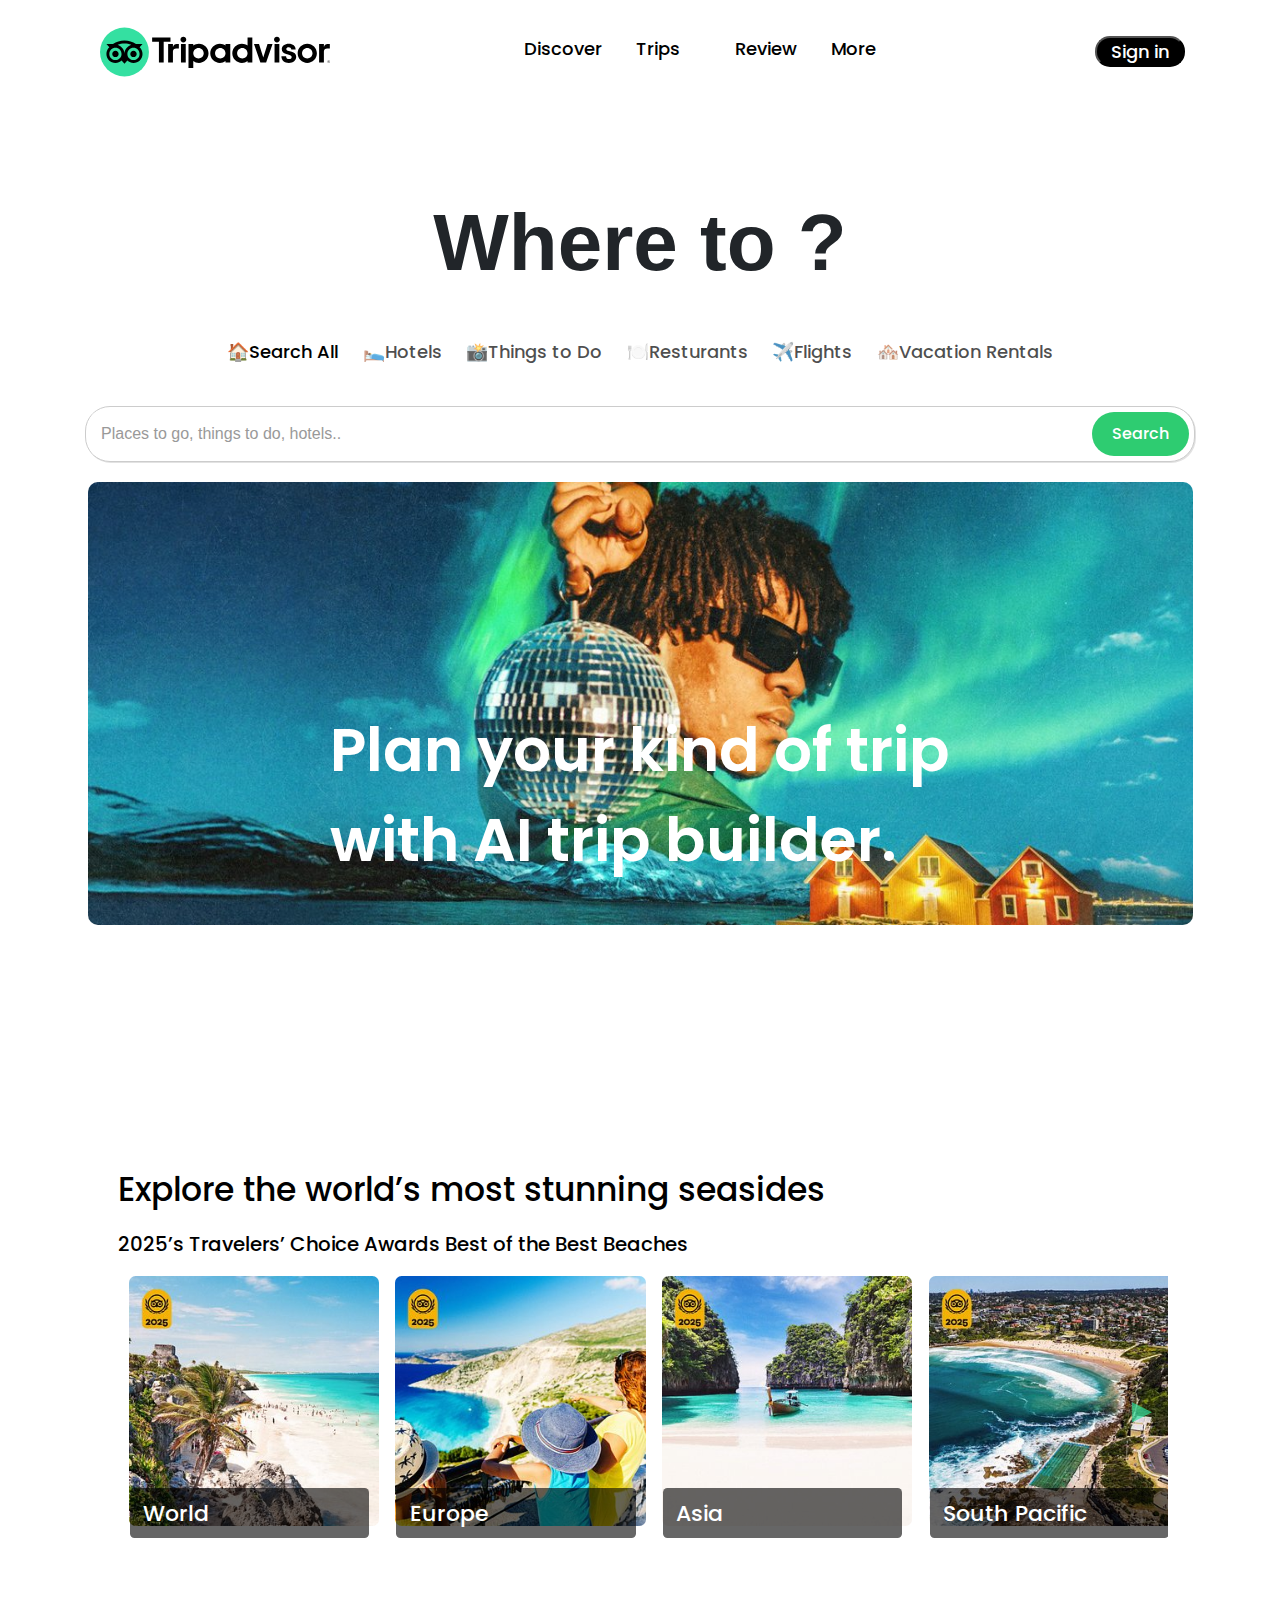
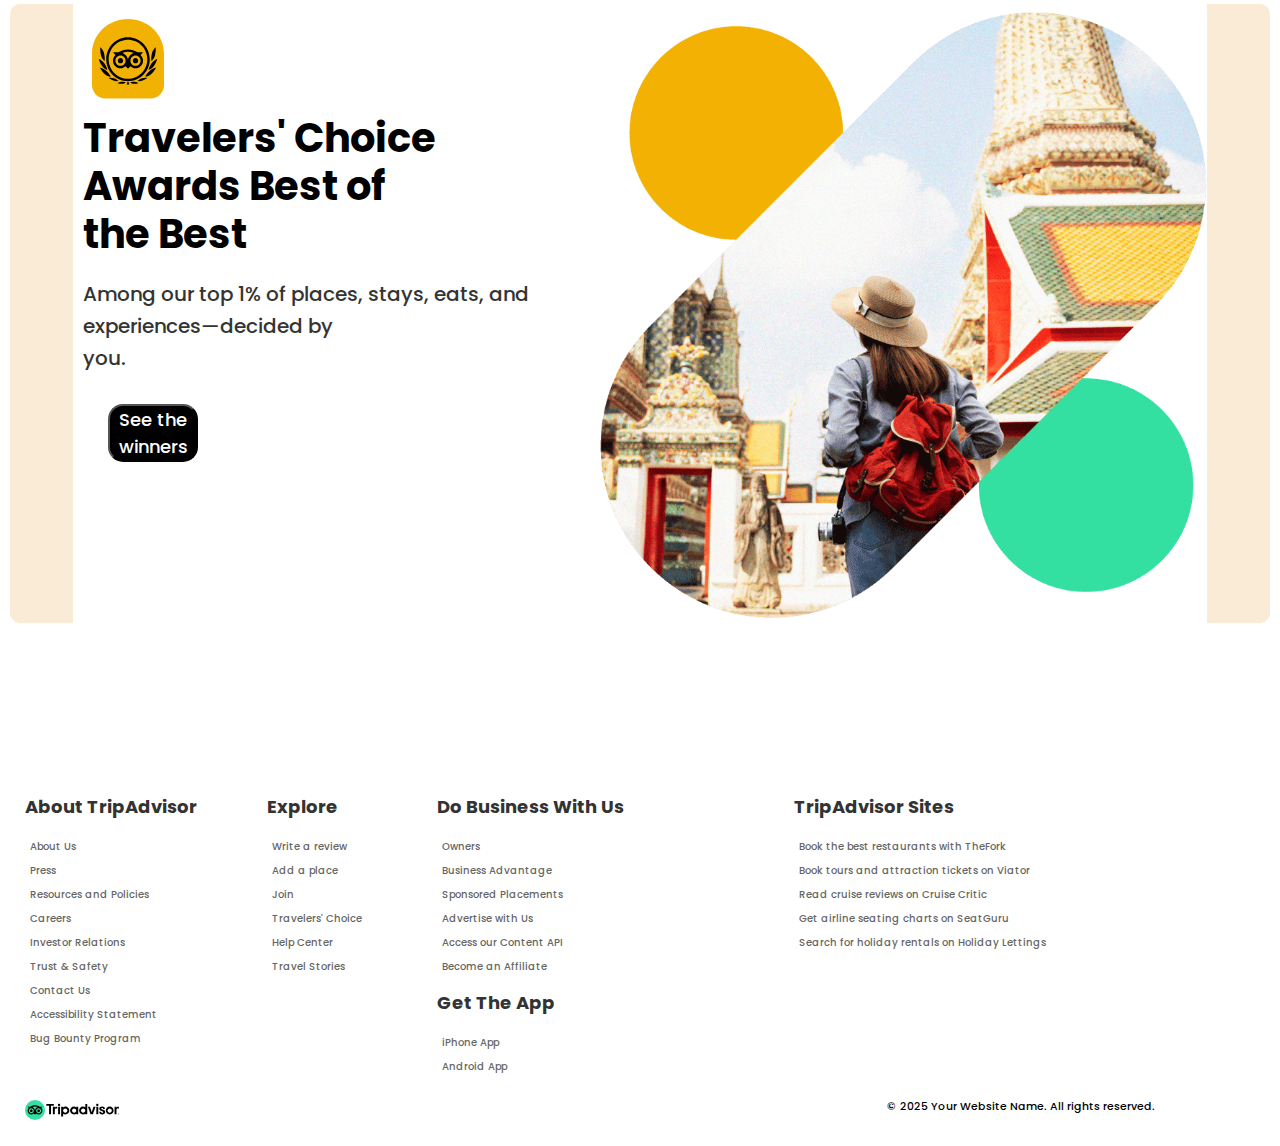
<file: index.html>
<!doctype html>
<html lang="en">
  <head>
   
    <meta charset="utf-8">
    <meta name="viewport" content="width=device-width, initial-scale=1, shrink-to-fit=no">
    <link rel="stylesheet" href="https://cdn.jsdelivr.net/npm/bootstrap@4.3.1/dist/css/bootstrap.min.css" integrity="sha384-ggOyR0iXCbMQv3Xipma34MD+dH/1fQ784/j6cY/iJTQUOhcWr7x9JvoRxT2MZw1T" crossorigin="anonymous">
    <link rel="stylesheet" href="styles.css">
    <title>TripAdvisor</title>
    <link rel="icon" href="images/title.svg" type="image/x-icon">
  </head>
  <body>
    <header>
        <a href="index.html"><img src="images/logo.svg" alt="Logo" class="image_logo"></a>
        <nav>
            <ul class="nav__links">
                <li><a href=""><button class="button-list">Discover</button></a></li>
                <li><a href=""><button class="button-list">Trips</button</a></li>
                <li><a href=""><button class="button-list">Review</button></a></li>
                <li><a href=""><button class="button-list">More</button></a></li>
            </ul>
        </nav>
        <a href="#order"><button class="button-sign">Sign in</button></a>
    </header>

    <div class="navbar">
        <img src="images/logo.svg" alt="Logo" class="image_logo">
        <div class="nav-bar-container">
            <input type="text" id="searchInput" class="nav-search" placeholder="   Search ..">
        </div>
        <nav>            
            <ul class="nav__links">
                <li><a href=""><button class="button-list">Discover</button></a></li>
                <li><a href=""><button class="button-list">Trips</button</a></li>
                <li><a href=""><button class="button-list">Review</button></a></li>
                <li><a href=""><button class="button-list">More</button></a></li>
            </ul>
        </nav>
        <a href="#"><button class="button-sign">Sign in</button></a>

        <nav>            
            <ul class="nav__links">
                <li><a class= "underline" href="">Hotels</a></li>
                <li><a class= "underline" href="thingstodo.html">Things to Do</button</a></li>
                <li><a class= "underline" href="restaurants.html">Restaurants</button></a></li>
                <li><a class= "underline" href="">Flights</button></a></li>
                <li><a class= "underline" href="">Cruises</button></a></li>
                <li><a class= "underline" href="">Rental Cars</button></a></li>
                <li><a class= "underline" href="">Forums</button></a></li>
            </ul>
        </nav>
    </div>
    

    <div class="container" style="padding-top: 70px;">
        <div class="row">
            <div class="main-div">
                <div class="main-text" id="message"></div>
            </div>            
        </div>
        <div class="row">
            <nav class="main-div">
                <ul class="nav__links">
                    <li><a class= "underline active" id="1" href="">🏠Search All</a></li>
                    <li><a class= "underline"  id="2" href="#">🛌Hotels</a></li>
                    <li><a class= "underline"  id="3" href="#">📸Things to Do</a></li>
                    <li><a class= "underline" id="4" href="#">🍽️Resturants</a></li>
                    <li><a class= "underline" id="5" href="#">✈️Flights</a></li>
                    <li><a class= "underline" id="6" href="#">🏘️Vacation Rentals</a></li>
                </ul>
            </nav>
        </div>

        <div class="row">
            <div class="container">
                <div class="search-bar-container">
                <input type="text" id="searchBar" class="search-input" placeholder="Places to go, things to do, hotels..">
                <button class="search-button">Search</button>
                </div>
            </div>
        </div>
          

        
    </div>
    <div class="row">
        <img class="mySlides" src="images/banner1.jpg" alt="banner1">
        <img class="mySlides" src="images/banner2.jpg" alt="banner2">
        <img class="mySlides" src="images/banner3.jpg" alt="banner3">

        <div class="overlay-text">
            Plan your kind of trip <br>with AI trip builder. <br>
           
        </div>

    </div>


    <div class="container" style="zoom: 110%;">
        <div class="slider-container">
            <p>Explore the world’s most stunning seasides</p>
            <h1>2025’s Travelers’ Choice Awards Best of the Best Beaches</h1>
            <div class="slider-wrapper" id="sliderWrapper">
                <div class="slide">
                    <img src="images/world.jpg" alt="World">
                    <div class="slide-text">World</div>
                </div>
                <div class="slide">
                    <img src="images/europe.jpg" alt="Europe">
                    <div class="slide-text">Europe</div>
                </div>
                <div class="slide">
                    <img src="images/asia.jpg" alt="Asia">
                    <div class="slide-text">Asia</div>
                </div>
                <div class="slide">
                    <img src="images/southpacifoc.jpg" alt="South Pacific">
                    <div class="slide-text">South Pacific</div>
                </div>
                <div class="slide">
                    <img src="images/caribbean.jpg" alt="Another World">
                    <div class="slide-text">Carribean</div>
                </div>
                
            </div>
            <div class="navigation">
    
                <button class="nav-button prev" onclick="moveSlider(-1)">&#9664;</button>
                <button class="nav-button next" onclick="moveSlider(1)">&#9654;</button>
            </div>
        </div>
    </div>

<div style="background-color: antiquewhite; border-radius: 10px;">
    <div class="banner" >
        <div class="left-content">
            <div class="logo-badge">
                <img src="images/badge.svg" alt="TripAdvisor Logo Badge">
            </div>
            <h1 class="title">Travelers' Choice <br> Awards Best of<br>the Best</h1>
            <p class="description">Among our top 1% of places, stays, eats, and experiences—decided by<br>you.</p>
            <button class="button-sign">See the winners</button>
        </div>
        <div class="right-image">
            <img src="images/tc_cards_2025.png" alt="Travel Scene">
        </div>
    </div>
</div>
    



    <footer class="footer">
        <div class="footer-links">
            <div>
                <strong>About TripAdvisor</strong>
                <ul>
                    <li><a href="#">About Us</a></li>
                    <li><a href="#">Press</a></li>
                    <li><a href="#">Resources and Policies</a></li>
                    <li><a href="#">Careers</a></li>
                    <li><a href="#">Investor Relations</a></li>
                    <li><a href="#">Trust & Safety</a></li>
                    <li><a href="#">Contact Us</a></li>
                    <li><a href="#">Accessibility Statement</a></li>
                    <li><a href="#">Bug Bounty Program</a></li>
                </ul>
            </div>
            <div>
                <strong>Explore</strong>
                <ul>
                    <li><a href="#">Write a review</a></li>
                    <li><a href="#">Add a place</a></li>
                    <li><a href="#">Join</a></li>
                    <li><a href="#">Travelers' Choice</a></li>
                    <li><a href="#">Help Center</a></li>
                    <li><a href="#">Travel Stories</a></li>
                </ul>
            </div>
            <div>
                <strong>Do Business With Us</strong>
                <ul>
                    <li><a href="#">Owners</a></li>
                    <li><a href="#">Business Advantage</a></li>
                    <li><a href="#">Sponsored Placements</a></li>
                    <li><a href="#">Advertise with Us</a></li>
                    <li><a href="#">Access our Content API</a></li>
                    <li><a href="#">Become an Affiliate</a></li>
                </ul>
                <strong style="margin-top: 20px;">Get The App</strong>
                <ul>
                    <li><a href="#">iPhone App</a></li>
                    <li><a href="#">Android App</a></li>
                </ul>
            </div>
            <div style="padding-left: 100px;">
                <strong>TripAdvisor Sites</strong>
                <ul>
                    <li><a href="#">Book the best restaurants with TheFork</a></li>
                    <li><a href="#">Book tours and attraction tickets on Viator</a></li>
                    <li><a href="#">Read cruise reviews on Cruise Critic</a></li>
                    <li><a href="#">Get airline seating charts on SeatGuru</a></li>
                    <li><a href="#">Search for holiday rentals on Holiday Lettings</a></li>
                </ul>
            </div>
        </div>
        <div class="footer-bottom">
            <div class="footer-bottom-left">
                <img src="images/logo.svg" alt="logo">
            </div>
            <p class="copyright">&copy; 2025 Your Website Name. All rights reserved.</p>
        </div>
    </footer>


        

    <script src="logic.js"></script>
    <script src="https://code.jquery.com/jquery-3.3.1.slim.min.js" integrity="sha384-q8i/X+965DzO0rT7abK41JStQIAqVgRVzpbzo5smXKp4YfRvH+8abtTE1Pi6jizo" crossorigin="anonymous"></script>
    <script src="https://cdn.jsdelivr.net/npm/popper.js@1.14.7/dist/umd/popper.min.js" integrity="sha384-UO2eT0CpHqdSJQ6hJty5KVphtPhzWj9WO1clHTMGa3JDZwrnQq4sF86dIHNDz0W1" crossorigin="anonymous"></script>
    <script src="https://cdn.jsdelivr.net/npm/bootstrap@4.3.1/dist/js/bootstrap.min.js" integrity="sha384-JjSmVgyd0p3pXB1rRibZUAYoIIy6OrQ6VrjIEaFf/nJGzIxFDsf4x0xIM+B07jRM" crossorigin="anonymous"></script>
  </body>
</html>
</file>
<file: styles.css>
@import url('https://fonts.googleapis.com/css2?family=Poppins:ital,wght@0,100;0,200;0,300;0,400;0,500;0,600;0,700;0,800;0,900;1,100;1,200;1,300;1,400;1,500;1,600;1,700;1,800;1,900&display=swap');

*{
    box-sizing: border-box;
    margin: 5px;
    padding: 0;
    background-color: 	#ffffff;
    scroll-behavior: smooth;
    
}

li, a, button, h1 {
    font-family: 'Poppins', sans-serif;
    font-weight: 500;
    font-size: 18px;
    color: #000000;
    text-decoration: none;
}
p{
    font-family: 'Poppins', sans-serif;
    font-weight: 500;
    font-size: 30px;
    color: black;
    text-decoration: none;
}

header{
    display: flex;
    justify-content:space-between;
    align-items: center;
    padding-left: 80px;
    padding-right: 80px;
}

.navbar{
    display: flex;
    justify-content:space-between;
    align-items: center;
    padding-left: 80px;
    padding-right: 80px;
    position: fixed; /* Make it sticky */
    top: -400px; /* Initially hidden above the viewport */
    left: 0;
    width: 100%;
    z-index: 1000;
    transition: top 0.3s ease-in-out; /* Smooth transition */

}

.navbar.show {
    top: 0; /* Show the navbar */
}

.nav-search {
    border: none;
    font-size: 18px;
    outline: none; 
  }

  .nav-bar-container {
    display: flex; 
    border: 1px solid #d2d2d2;
    border-radius: 25px; 
    overflow: hidden; 
    box-shadow: 1px 1px #e2e2e2;
    width:auto;
    
  }

.nav__links li{
    display: inline-block;
    padding-top: 10px;
}

.nav__links li{
    list-style: none;;
}

.nav__links li a {
    transition: all, 0.3s, ease, 0s;
}

.nav__links li a:hover{
    color: black;
}

.button-sign{
    margin-left: 30px;
    padding: 9px, 25px;
    background-color: #000000;
    border-radius: 15px;
    cursor:pointer;
    transition: all, 0.3s, ease, 0s;
    color: rgb(255, 255, 255);
    width: 90px;
    height: auto;
}

.button-sign:hover{
    background-color: rgba(0, 0, 0, 0.9);
    color: white;
}

.button-list{
    padding: 5px 5px;
    border-style: none;
    border-radius: 15px;
    cursor:pointer;
    transition: all, 0.5s, ease, 0s;
    color: rgb(0, 0, 0);

}

.button-list:hover{
    background-color: rgba(215, 215, 215, 0.9);
}

.image_logo{
    width: 230px;
    height: 50px;
    cursor: pointer;
    
}

.main-text{
    font-size: 80px;
    font-weight: bolder;
    align-items: center;
}   

.main-div{
    max-width: fit-content;
    margin-left: auto;
    margin-right: auto;
}


.underline {
    text-decoration: none;
    text-underline-offset: 6px;
    color: rgba(0, 0, 0,0.7); 
  }

.active{
    text-decoration: none;
    text-underline-offset: 6px;
    color: rgba(0, 0, 0,1); 
  }
  
.underline:hover {
    text-underline-offset: 10px;
    text-decoration: underline;
    text-decoration-thickness: 3px; 

  }

  .search-bar-container {
    display: flex; 
    border: 1px solid #ccc;
    margin-left: auto;
    margin-right: auto;
    border-radius: 25px; 
    padding: 5px; 
    overflow: hidden; 
    box-shadow: 1px 1px #e2e2e2;
    width: auto;
  }
  
  .search-input {
    flex-grow: 1;
    border: none;
    padding: 10px 15px;
    padding-left: 10px;
    font-size: 16px;
    outline: none; 
  }
  
  .search-icon {
    padding-left: 10px;
    display: flex;
    align-items: center;
    color: #555; 
  }
  
  .search-button {
    background-color: #2ECC71; 
    color: white;
    border: none;
    padding: 10px 20px;
    font-size: 16px;
    border-radius: 25px; 
    cursor: pointer;
    outline: none; 
  }
  
  .search-button:hover {
    background-color: #27AE60; 
  }
  
  .search-input::placeholder {
    color: #999;
  }



  .mySlides{
    display: flex;

    border-radius: 10px;
    margin-left: auto;
    margin-right: auto;
    width: 85%;

  }

.overlay-text {
    display: flex;
    justify-content: center;

    position: relative;
    bottom: 250px; 

    width: 100%; 
    height: 100%; 
   
    font-family: 'Poppins', sans-serif;
    font-weight: 600;
    font-size: 60px;

    text-decoration: none;
    
    color: rgb(255, 255, 255);

    padding: 20px;
    background-color: #00000000;

  }


  .slider-container {
    position: relative;
    width: auto; /* Adjust as needed */
    max-width: 960px;
    overflow: hidden;
    border-radius: 8px;

    margin-left: auto;
    margin-right: auto;

}

.slider-wrapper {
    display: flex;
    transition: transform 0.5s ease-in-out;
    
}

.slide {
    flex: 0 0 auto;
    width: calc(25% - 10px); /* Four images with some spacing */
    margin-right: 10px;
}

.slide img:hover{
    opacity: 0.9;
}

.slide:last-child {
    margin-right: 0;
}

.slide img {
    display: block;
    width: 100%;
    height: auto;
    border-radius: 6px;
}

.slide-text {
    position: relative;
    bottom: 10px;
    left: 10px;
    color: rgb(255, 255, 255);
    font-weight: bold;
    padding: 8px 12px;
    border-radius: 4px;
    bottom:40px;
    left: 1px;
    background-color: rgba(0, 0, 0, 0.6);
    font-family: 'Poppins', sans-serif;
    font-weight: 500;
    font-size: 20px;
}

.navigation {
    position: absolute;
    top: 55%;
    width: 100%;
    display: flex;
    justify-content: space-between;
    align-items: center;
    transform: translateY(-50%);
    padding: 0 10px;
}

.nav-button {
    background: none;
    border: none;
    color: #34e0a1;
    font-size: 24px;
    cursor: pointer;
    padding: 10px;
    opacity: 0.7;
    transition: opacity 0.3s ease;
}

.nav-button:hover {
    opacity: 1;
}

.nav-button.next {
    position: absolute;
    right: 10px;
}

.nav-button.prev {
    display: none; /* Initially hide the previous button */
    position: absolute;
    left: 10px;
}

.banner {
    background-color: #fff; /* White banner background */
    display: flex;
    max-width: auto; /* Adjust as needed */
    width: 90%; /* Adjust as needed */
    overflow: hidden; /* Clip any overflowing elements */
    margin-left: auto;
    margin-right: auto;
}


.logo-badge {
    width: 80px; /* Adjust size */
    height: 80px; /* Adjust size */
    margin-bottom: 20px;
}

.logo-badge img {
    width: 100%;
    height: 100%;
    object-fit: contain; /* Ensure logo fits within the circle */
}

.title {
    font-size: 2.5em; /* Adjust size */
    line-height: 1.2;
    margin-bottom: 20px;
    color: #000000; /* Dark text color */
    font-weight: bold;
}

.description {
    color: #343434; /* Gray text color */
    line-height: 1.6;
    margin-bottom: 30px;
    font-size: 20px;
}

.right-image {
position: relative;
}

.right-image img {
    width: 100%;
    height: auto;
    display: block;
    align-items: center;
    margin-top: auto;
    margin-bottom: auto;
}




.footer {
    padding-top: 150px;
    background-color: #ffffff;
    font-family: 'Poppins', sans-serif;
    font-size: 18px;
    display: flex;
    flex-direction: column;
    align-items: flex-start;
}

.footer-links {
    display: flex;
    gap: 50px;
    margin-bottom: 10px;
}

.footer-links ul {
    list-style: none;
    padding: 0;
    margin: 0;
}

.footer-links li {
    margin-bottom: -8px;
   
}

.footer-links a {
    text-decoration: none;
    color: #666;
    font-family: 'Poppins', sans-serif;
    font-size: 10px;
    padding: auto;
}

.footer-links strong {
    font-weight: bold;
    color: #333;
    margin-bottom: 10px;
    display: block;
}

.footer-bottom {
    display: flex;
    align-items: center;
    justify-content: space-between;
    width: 100%;
    flex-wrap: wrap;
    gap: 10px;
}

.footer-bottom-left {
    display: flex;
    align-items: center;
    gap: 10px;
}

.footer-bottom-left img {
    height: 20px;
}

.copyright {
    font-size: 0.6em;
    margin-top: 10px;
    margin-right: 120px;
}
</file>
